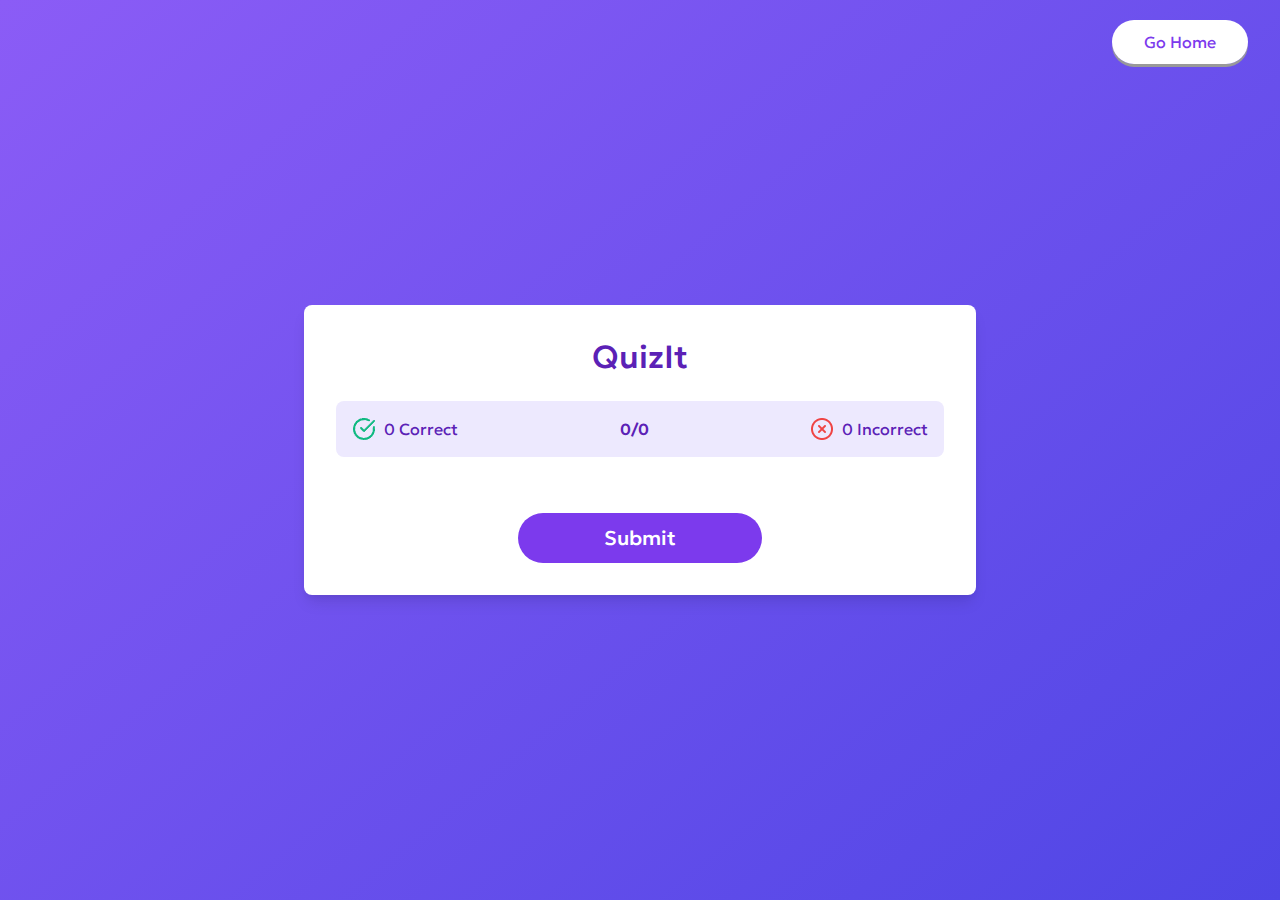
<file: pages/quiz.html>
<!DOCTYPE html>
<html lang="en">
  <head>
    <meta charset="UTF-8" />
    <meta name="viewport" content="width=device-width, initial-scale=1.0" />
    <title>QuizIt - Quiz</title>
    <link rel="stylesheet" href="../styles/pages/quiz.css" />

    <script type="module" src="../js/quiz.js" defer></script>
  </head>
  <body>
    <main class="quiz-section">
      <div class="quiz-section__container">
        <h1 class="quiz-section__container-title">QuizIt</h1>

        <div class="stats-bar">
          <div class="stats-bar__correct">
            <img
              src="../assets/icons/circle-check-big.png"
              alt="Correct icon"
              class="stats-bar__correct-icon"
            />
            <p class="stats-bar__text">
              <span class="stats-bar__correct-number">0</span> Correct
            </p>
          </div>
          <div class="stats-bar__questions">
            <span class="stats-bar__questions-current">0</span>/<span
              class="stats-bar__questions-total"
              >0</span
            >
          </div>
          <div class="stats-bar__incorrect">
            <img
              src="../assets/icons/circle-x.png"
              alt="Incorrect icon"
              class="stats-bar__incorrect-icon"
            />
            <p class="stats-bar__text">
              <span class="stats-bar__incorrect-number">0</span> Incorrect
            </p>
          </div>
        </div>

        <div class="quiz">
          <h2 class="quiz__question"></h2>
          <div class="quiz__options"></div>
          <p class="quiz__validation-msg"></p>

          <div class="quiz__submit">
            <button class="quiz__submit-button">Submit</button>
            <a class="quiz__submit__retry-link" href="./quiz.html"
              >Retry quiz</a
            >
          </div>
        </div>
      </div>

      <div class="home-btn__wrapper">
        <a href="/index.html" class="home-btn">Go Home</a>
      </div>
    </main>
  </body>
</html>
</file>
<file: styles/pages/quiz.css>
@font-face {
  font-family: "Geologica";
  src: url("../../assets/fonts/Geologica-Thin.ttf") format("truetype");
  font-weight: 100;
  font-style: normal;
  font-display: fallback;
  font-variation-settings: "slnt" 0, "CRSV" 1, "SHRP" 100;
}
@font-face {
  font-family: "Geologica";
  src: url("../../assets/fonts/Geologica-ExtraLight.ttf") format("truetype");
  font-weight: 200;
  font-style: normal;
  font-display: fallback;
  font-variation-settings: "slnt" 0, "CRSV" 1, "SHRP" 100;
}
@font-face {
  font-family: "Geologica";
  src: url("../../assets/fonts/Geologica-Light.ttf") format("truetype");
  font-weight: 300;
  font-style: normal;
  font-display: fallback;
  font-variation-settings: "slnt" 0, "CRSV" 1, "SHRP" 100;
}
@font-face {
  font-family: "Geologica";
  src: url("../../assets/fonts/Geologica-Regular.ttf") format("truetype");
  font-weight: 400;
  font-style: normal;
  font-display: fallback;
  font-variation-settings: "slnt" 0, "CRSV" 1, "SHRP" 100;
}
@font-face {
  font-family: "Geologica";
  src: url("../../assets/fonts/Geologica-Medium.ttf") format("truetype");
  font-weight: 500;
  font-style: normal;
  font-display: fallback;
  font-variation-settings: "slnt" 0, "CRSV" 1, "SHRP" 100;
}
@font-face {
  font-family: "Geologica";
  src: url("../../assets/fonts/Geologica-SemiBold.ttf") format("truetype");
  font-weight: 600;
  font-style: normal;
  font-display: fallback;
  font-variation-settings: "slnt" 0, "CRSV" 1, "SHRP" 100;
}
@font-face {
  font-family: "Geologica";
  src: url("../../assets/fonts/Geologica-Bold.ttf") format("truetype");
  font-weight: 700;
  font-style: normal;
  font-display: fallback;
  font-variation-settings: "slnt" 0, "CRSV" 1, "SHRP" 100;
}
@font-face {
  font-family: "Geologica";
  src: url("../../assets/fonts/Geologica-ExtraBold.ttf") format("truetype");
  font-weight: 800;
  font-style: normal;
  font-display: fallback;
  font-variation-settings: "slnt" 0, "CRSV" 1, "SHRP" 100;
}
@font-face {
  font-family: "Geologica";
  src: url("../../assets/fonts/Geologica-Black.ttf") format("truetype");
  font-weight: 900;
  font-style: normal;
  font-display: fallback;
  font-variation-settings: "slnt" 0, "CRSV" 1, "SHRP" 100;
}
*,
*::before,
*::after {
  margin: 0;
  padding: 0;
  box-sizing: border-box;
  font-family: "Geologica", serif;
}

body {
  background: linear-gradient(140deg, #8b5cf6, #4f46e5);
}

.quiz-section {
  width: 100%;
  padding: 1.5rem;
  min-height: 100vh;
  display: flex;
  flex-direction: column;
  justify-content: center;
  align-items: center;
  position: relative;
}
.quiz-section__container {
  padding: 2rem;
  border-radius: 0.5rem;
  width: 100%;
  max-width: 42rem;
  color: #5b21b6;
  background-color: #ffffff;
  box-shadow: 0 10px 15px -3px rgba(0, 0, 0, 0.1), 0 4px 6px -2px rgba(0, 0, 0, 0.05);
}
.quiz-section__container-title {
  margin-bottom: 1.5rem;
  text-align: center;
  font-size: 2rem;
  font-weight: 500;
  font-optical-sizing: auto;
  font-style: normal;
}

.quiz__question {
  font-size: 1.3rem;
  font-weight: 500;
  font-optical-sizing: auto;
  font-style: normal;
}
.quiz__options {
  display: flex;
  flex-direction: column;
  justify-content: center;
  align-items: center;
  flex-wrap: wrap;
  gap: 1rem;
  margin: 1.5rem 0;
}
@media (min-width: 768px) {
  .quiz__options {
    display: flex;
    flex-direction: row;
    justify-content: space-between;
    align-items: normal;
  }
}
.quiz__option {
  width: 100%;
  padding: 1rem;
  border-radius: 0.375rem;
  font-size: 1.1rem;
  font-weight: 500;
  font-optical-sizing: auto;
  font-style: normal;
  color: #5b21b6;
  background-color: #ede9fe;
  border: none;
}
@media (min-width: 768px) {
  .quiz__option {
    width: 48%;
  }
}
.quiz__option:hover {
  background-color: #ddd6fe;
  cursor: pointer;
}
.quiz__option--selected {
  background-color: #7c3aed;
  color: white;
}
.quiz__option--selected:hover {
  background-color: #7c3aed;
  color: white;
}
.quiz__submit {
  text-align: center;
  display: flex;
  flex-direction: column;
  justify-content: center;
  align-items: center;
  gap: 1rem;
}
.quiz__submit-button {
  width: 100%;
  border: nonw;
  padding: 0.75rem 2rem;
  border-radius: 100px;
  border: none;
  font-size: 1.25rem;
  font-weight: 500;
  font-optical-sizing: auto;
  font-style: normal;
  color: #ffffff;
  background-color: #7c3aed;
  transition-property: color, background-color;
  transition-duration: 300ms;
}
@media (min-width: 768px) {
  .quiz__submit-button {
    width: 40%;
  }
}
.quiz__submit-button:hover {
  background-color: #6d28d9;
  cursor: pointer;
}
.quiz__submit-button:active {
  transform: translateY(3px);
}
.quiz__submit-button:disabled {
  background-color: #9ca3af;
  color: white;
  cursor: not-allowed;
}
.quiz__submit__retry-link {
  display: none;
  text-decoration: none;
}
.quiz__submit__retry-link:hover {
  text-decoration: underline;
  transition-property: -webkit-text-decoration;
  transition-property: text-decoration;
  transition-property: text-decoration, -webkit-text-decoration;
  transition-duration: 300ms;
}
.quiz__validation-msg {
  color: #ef4444;
  text-align: center;
  margin-bottom: 2rem;
}

.stats-bar {
  position: relative;
  background-color: #ede9fe;
  padding: 1rem;
  margin-bottom: 1.5rem;
  border-radius: 0.5rem;
  display: flex;
  flex-direction: column;
  justify-content: space-between;
  align-items: center;
  gap: 0.5rem;
}
@media (min-width: 768px) {
  .stats-bar {
    display: flex;
    flex-direction: row;
    justify-content: space-between;
    align-items: center;
    gap: 0;
  }
}
.stats-bar__questions {
  font-weight: 600;
  position: absolute;
  right: 0.5rem;
  top: 40%;
}
@media (min-width: 768px) {
  .stats-bar__questions {
    position: initial;
  }
}
.stats-bar__correct, .stats-bar__incorrect {
  display: flex;
  flex-direction: row;
  justify-content: space-between;
  align-items: center;
  gap: 0.5rem;
}

.home-btn {
  padding: 0.75rem 2rem;
  border-radius: 50px;
  text-decoration: none;
  font-size: 1rem;
  font-weight: 400;
  font-optical-sizing: auto;
  font-style: normal;
  box-shadow: 0 3px #999;
  color: #7c3aed;
  background-color: #ffffff;
  transition-property: color, background-color, border-color;
  transition-timing-function: cubic-bezier(0.4, 0, 0.2, 1);
  transition-duration: 300ms;
}
.home-btn__wrapper {
  position: absolute;
  top: 2rem;
  right: 2rem;
}
.home-btn:hover {
  background-color: rgba(255, 255, 255, 0.9);
}/*# sourceMappingURL=quiz.css.map */
</file>
